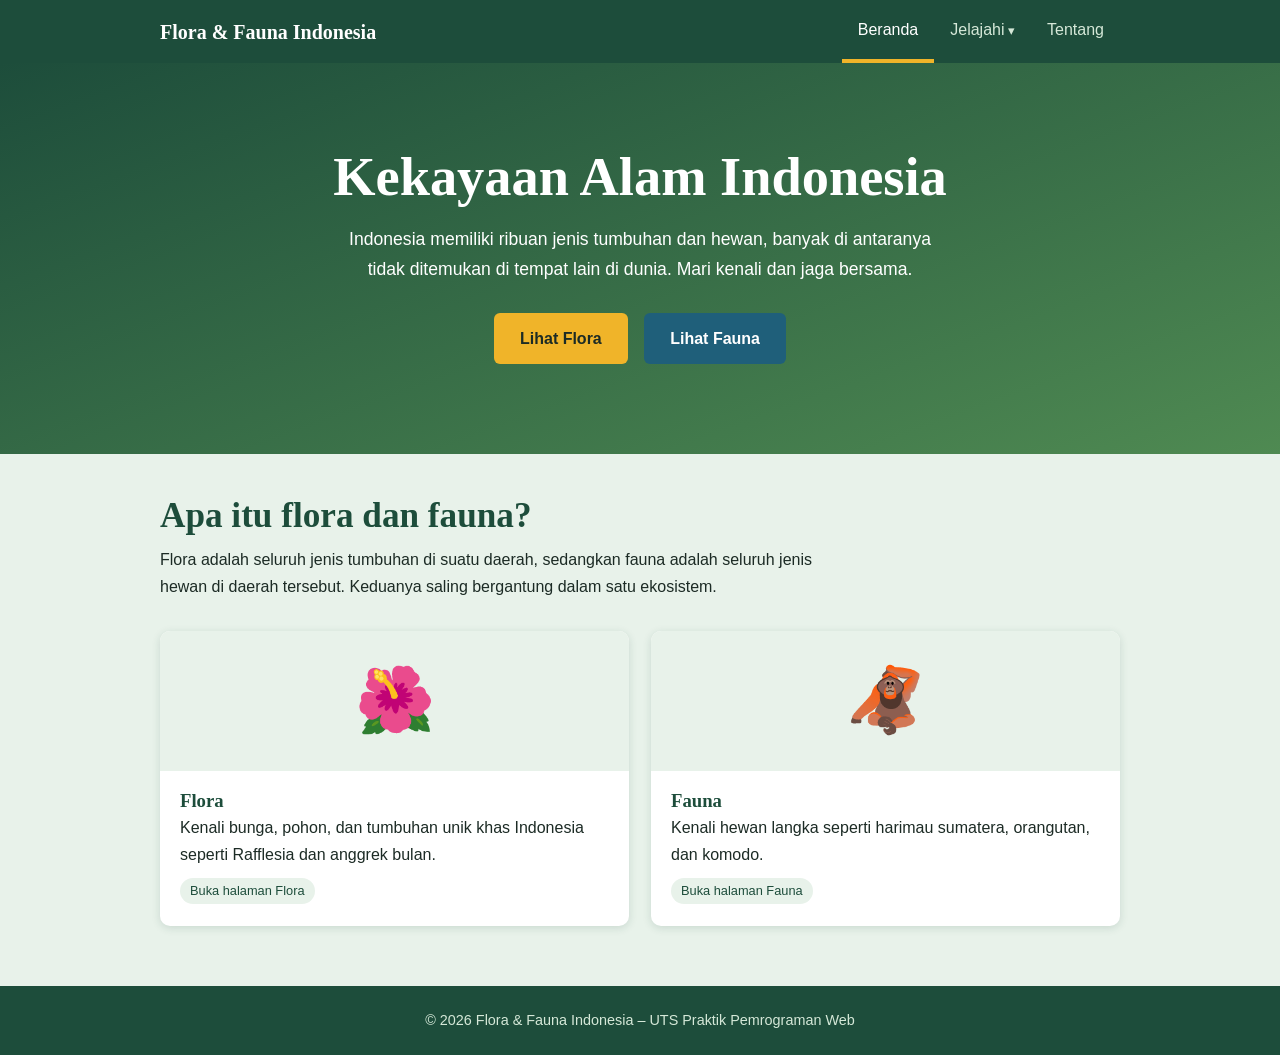
<file: index.html>
<!DOCTYPE html>
<html lang="id">
<head>
  <meta charset="UTF-8">
  <meta name="viewport" content="width=device-width, initial-scale=1.0">
  <title>Beranda | Flora & Fauna Indonesia</title>
  <link rel="stylesheet" href="style.css">
</head>
<body>
    
<header>
  <nav>
    <a class="logo" href="index.html">Flora &amp; Fauna Indonesia</a>

    <input type="checkbox" id="cek-menu">
    <label for="cek-menu" class="menu-toggle" aria-label="Buka menu">
      <span></span>
      <span></span>
      <span></span>
    </label>

    <ul>
      <li><a href="index.html" class="aktif">Beranda</a></li>

      <li class="dropdown">
        <a href="#">Jelajahi</a>
        <ul class="submenu">
          <li><a href="flora.html">Flora</a></li>
          <li><a href="fauna.html">Fauna</a></li>
          <li><a href="pelestarian.html">Pelestarian</a></li>
        </ul>
      </li>

      <li><a href="tentang.html">Tentang</a></li>
    </ul>
  </nav>
</header>

<section class="hero">
  <h1>Kekayaan Alam Indonesia</h1>
  <p>Indonesia memiliki ribuan jenis tumbuhan dan hewan, banyak di antaranya tidak ditemukan di tempat lain di dunia. Mari kenali dan jaga bersama.</p>
  <a class="tombol" href="flora.html">Lihat Flora</a>
  <a class="tombol biru" href="fauna.html">Lihat Fauna</a>
</section>

<main>
  <h2 class="judul-halaman">Apa itu flora dan fauna?</h2>
  <p class="pengantar">Flora adalah seluruh jenis tumbuhan di suatu daerah, sedangkan fauna adalah seluruh jenis hewan di daerah tersebut. Keduanya saling bergantung dalam satu ekosistem.</p>

  <div class="grid">
    <div class="kartu">
      <div class="gambar">🌺</div>
      <div class="isi">
        <h3>Flora</h3>
        <p>Kenali bunga, pohon, dan tumbuhan unik khas Indonesia seperti Rafflesia dan anggrek bulan.</p>
        <a class="label" href="flora.html">Buka halaman Flora</a>
      </div>
    </div>
    <div class="kartu fauna">
      <div class="gambar">🦧</div>
      <div class="isi">
        <h3>Fauna</h3>
        <p>Kenali hewan langka seperti harimau sumatera, orangutan, dan komodo.</p>
        <a class="label" href="fauna.html">Buka halaman Fauna</a>
      </div>
    </div>
  </div>
</main>

<footer>
  <p>&copy; 2026 Flora &amp; Fauna Indonesia &ndash; UTS Praktik Pemrograman Web</p>
</footer>
</body>
</html>
</file>
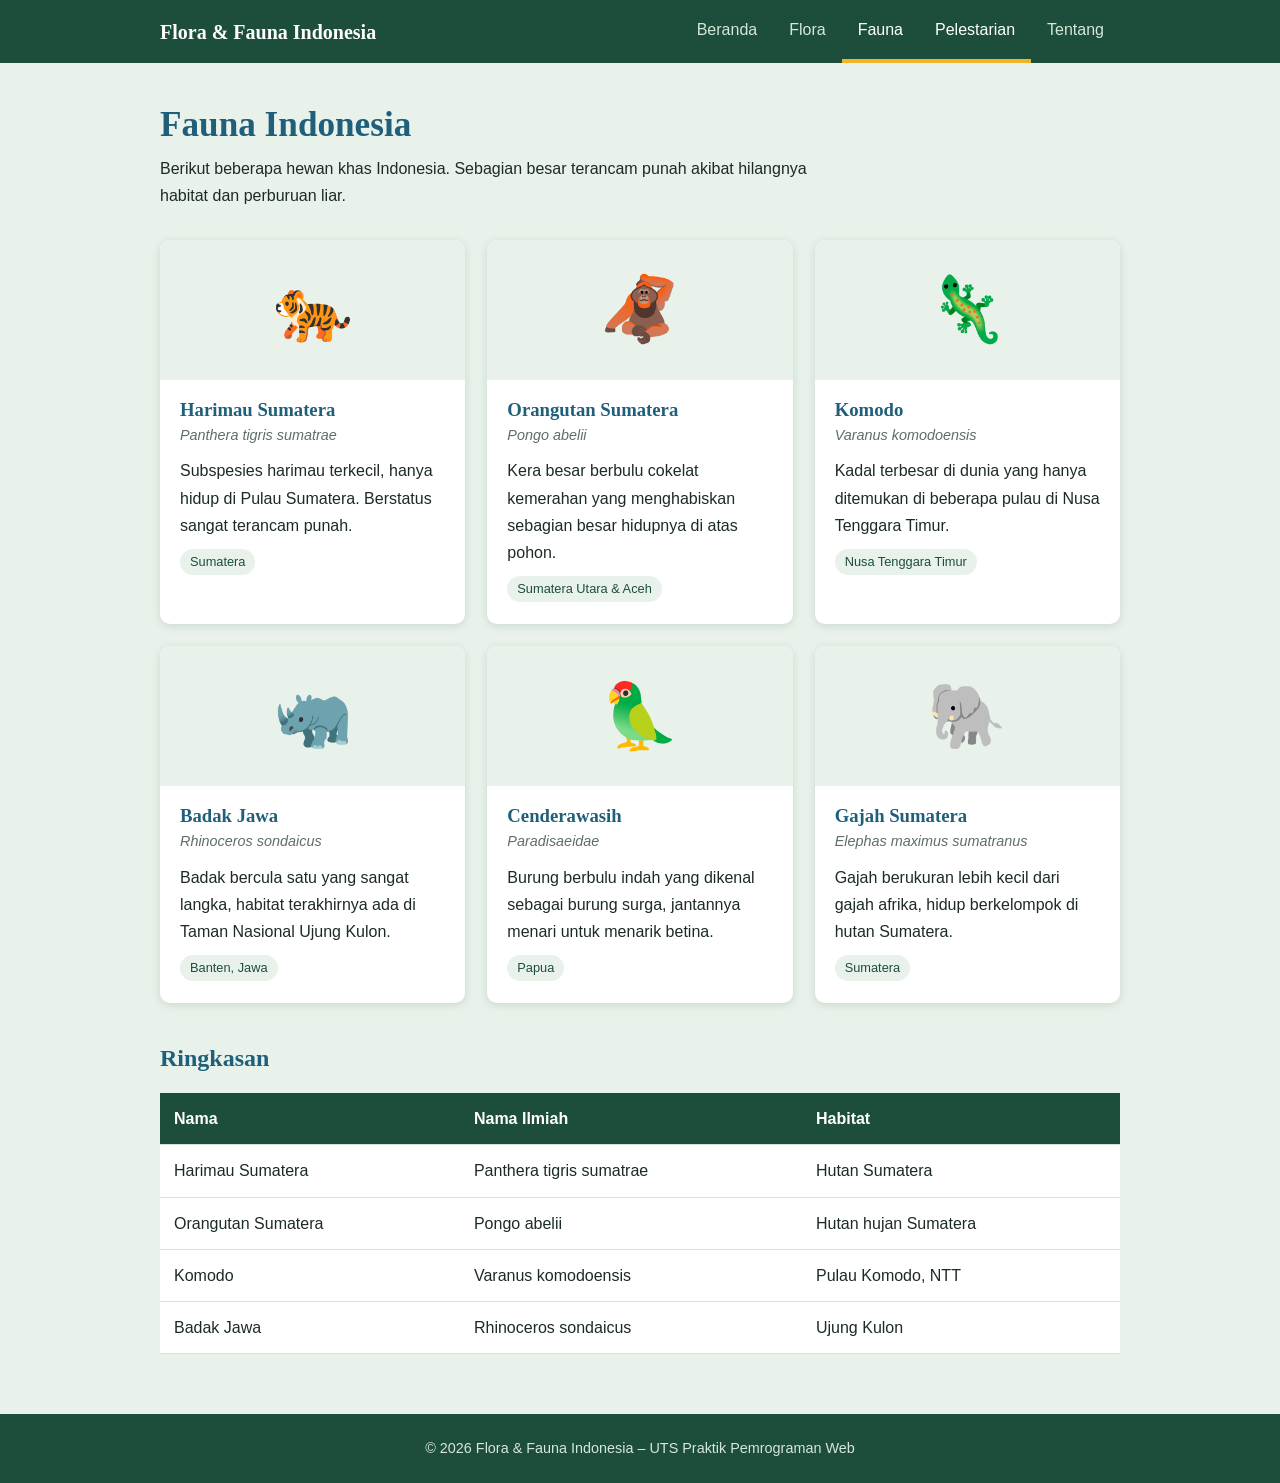
<file: fauna.html>
<!DOCTYPE html>
<html lang="id">
<head>
  <meta charset="UTF-8">
  <meta name="viewport" content="width=device-width, initial-scale=1.0">
  <title>Fauna | Flora & Fauna Indonesia</title>
  <link rel="stylesheet" href="style.css">
</head>
<body class="fauna">
<header>
  <nav>
    <a class="logo" href="index.html">Flora &amp; Fauna Indonesia</a>
    <ul>
      <li><a href="index.html">Beranda</a></li>
      <li><a href="flora.html">Flora</a></li>
      <li><a href="fauna.html" class="aktif">Fauna</a></li>
      <li><a href="pelestarian.html" class="aktif">Pelestarian</a></li>
      <li><a href="tentang.html">Tentang</a></li>
    </ul>
  </nav>
</header>

<main>
  <h1 class="judul-halaman">Fauna Indonesia</h1>
  <p class="pengantar">Berikut beberapa hewan khas Indonesia. Sebagian besar terancam punah akibat hilangnya habitat dan perburuan liar.</p>

  <div class="grid">
    <div class="kartu">
      <div class="gambar">🐅</div>
      <div class="isi">
        <h3>Harimau Sumatera</h3>
        <p class="latin">Panthera tigris sumatrae</p>
        <p>Subspesies harimau terkecil, hanya hidup di Pulau Sumatera. Berstatus sangat terancam punah.</p>
        <span class="label">Sumatera</span>
      </div>
    </div>

    <div class="kartu">
      <div class="gambar">🦧</div>
      <div class="isi">
        <h3>Orangutan Sumatera</h3>
        <p class="latin">Pongo abelii</p>
        <p>Kera besar berbulu cokelat kemerahan yang menghabiskan sebagian besar hidupnya di atas pohon.</p>
        <span class="label">Sumatera Utara &amp; Aceh</span>
      </div>
    </div>

    <div class="kartu">
      <div class="gambar">🦎</div>
      <div class="isi">
        <h3>Komodo</h3>
        <p class="latin">Varanus komodoensis</p>
        <p>Kadal terbesar di dunia yang hanya ditemukan di beberapa pulau di Nusa Tenggara Timur.</p>
        <span class="label">Nusa Tenggara Timur</span>
      </div>
    </div>

    <div class="kartu">
      <div class="gambar">🦏</div>
      <div class="isi">
        <h3>Badak Jawa</h3>
        <p class="latin">Rhinoceros sondaicus</p>
        <p>Badak bercula satu yang sangat langka, habitat terakhirnya ada di Taman Nasional Ujung Kulon.</p>
        <span class="label">Banten, Jawa</span>
      </div>
    </div>

    <div class="kartu">
      <div class="gambar">🦜</div>
      <div class="isi">
        <h3>Cenderawasih</h3>
        <p class="latin">Paradisaeidae</p>
        <p>Burung berbulu indah yang dikenal sebagai burung surga, jantannya menari untuk menarik betina.</p>
        <span class="label">Papua</span>
      </div>
    </div>

    <div class="kartu">
      <div class="gambar">🐘</div>
      <div class="isi">
        <h3>Gajah Sumatera</h3>
        <p class="latin">Elephas maximus sumatranus</p>
        <p>Gajah berukuran lebih kecil dari gajah afrika, hidup berkelompok di hutan Sumatera.</p>
        <span class="label">Sumatera</span>
      </div>
    </div>
  </div>

  <h2 style="margin-top:40px;color:var(--biru-laut)">Ringkasan</h2>
  <table>
    <tr><th>Nama</th><th>Nama Ilmiah</th><th>Habitat</th></tr>
    <tr><td>Harimau Sumatera</td><td>Panthera tigris sumatrae</td><td>Hutan Sumatera</td></tr>
    <tr><td>Orangutan Sumatera</td><td>Pongo abelii</td><td>Hutan hujan Sumatera</td></tr>
    <tr><td>Komodo</td><td>Varanus komodoensis</td><td>Pulau Komodo, NTT</td></tr>
    <tr><td>Badak Jawa</td><td>Rhinoceros sondaicus</td><td>Ujung Kulon</td></tr>
  </table>
</main>

<footer>
  <p>&copy; 2026 Flora &amp; Fauna Indonesia &ndash; UTS Praktik Pemrograman Web</p>
</footer>
</body>
</html>
</file>
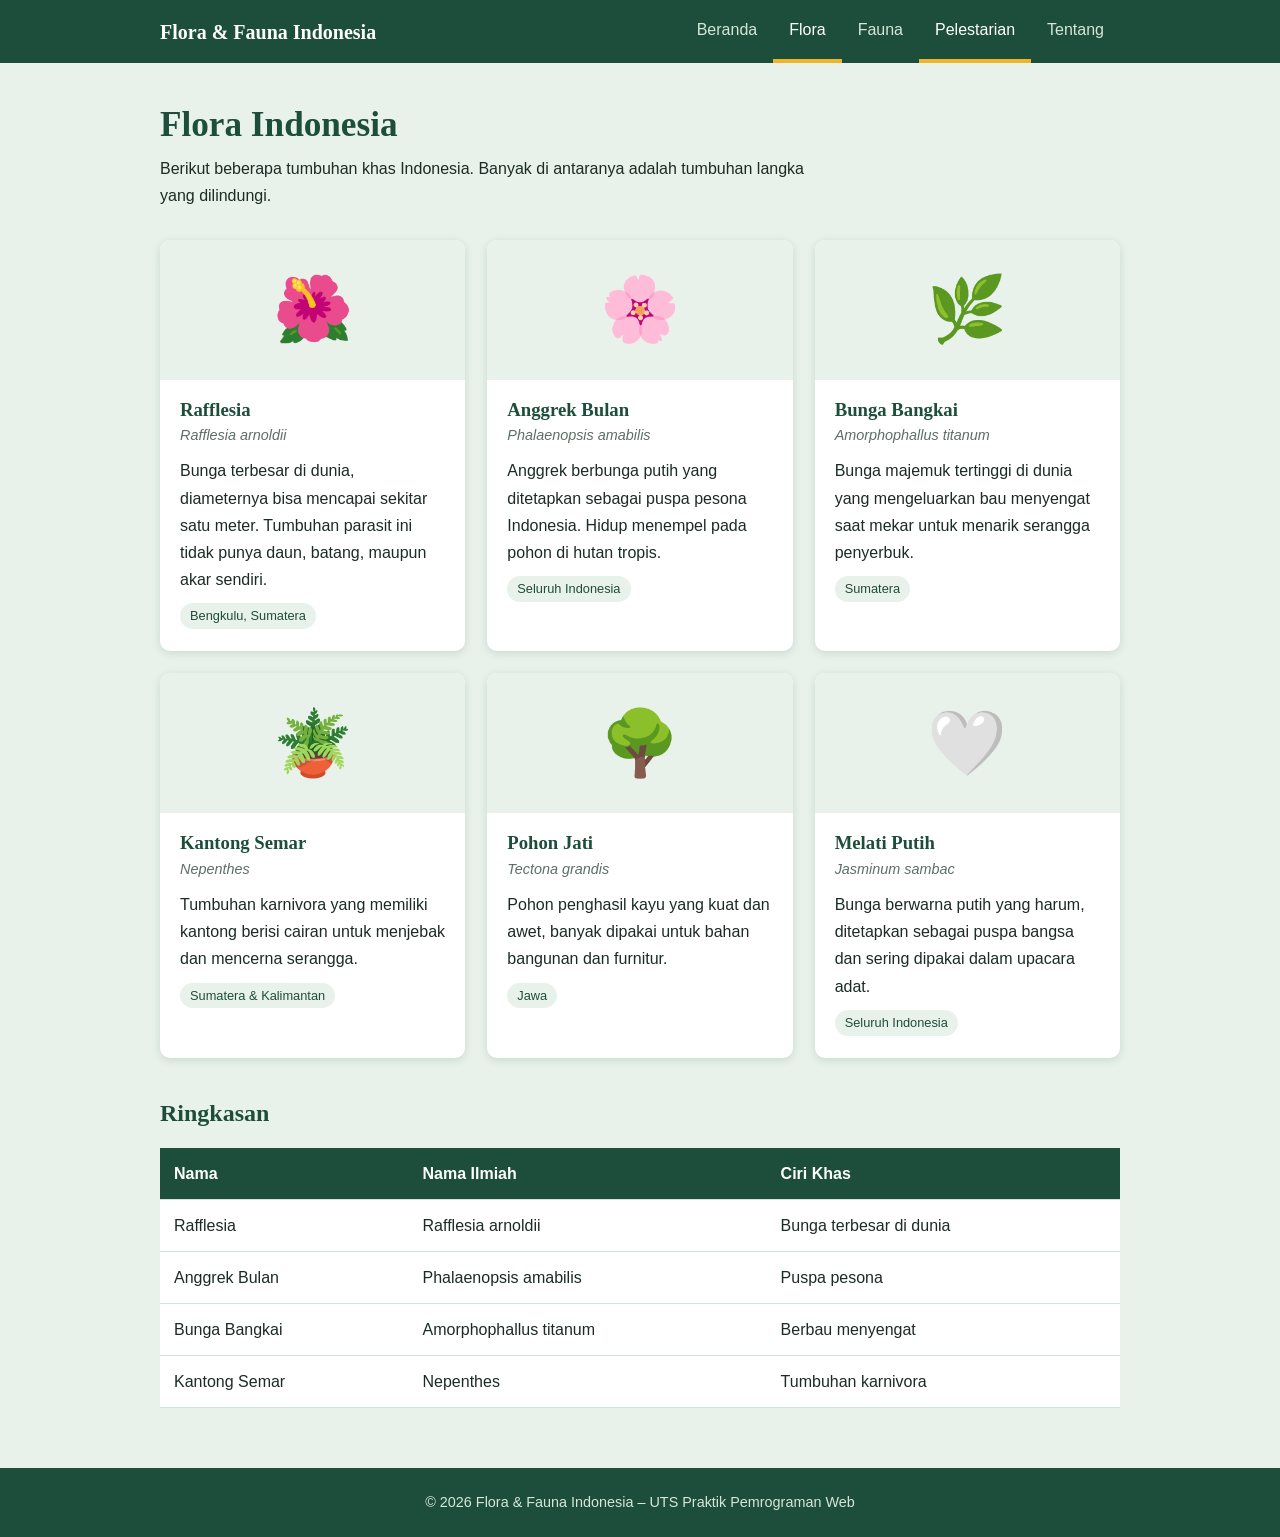
<file: flora.html>
<!DOCTYPE html>
<html lang="id">
<head>
  <meta charset="UTF-8">
  <meta name="viewport" content="width=device-width, initial-scale=1.0">
  <title>Flora | Flora & Fauna Indonesia</title>
  <link rel="stylesheet" href="style.css">
</head>
<body>
<header>
  <nav>
    <a class="logo" href="index.html">Flora &amp; Fauna Indonesia</a>
    <ul>
      <li><a href="index.html">Beranda</a></li>
      <li><a href="flora.html" class="aktif">Flora</a></li>
      <li><a href="fauna.html">Fauna</a></li>
      <li><a href="pelestarian.html" class="aktif">Pelestarian</a></li>
      <li><a href="tentang.html">Tentang</a></li>
    </ul>
  </nav>
</header>

<main>
  <h1 class="judul-halaman">Flora Indonesia</h1>
  <p class="pengantar">Berikut beberapa tumbuhan khas Indonesia. Banyak di antaranya adalah tumbuhan langka yang dilindungi.</p>

  <div class="grid">
    <div class="kartu">
      <div class="gambar">🌺</div>
      <div class="isi">
        <h3>Rafflesia</h3>
        <p class="latin">Rafflesia arnoldii</p>
        <p>Bunga terbesar di dunia, diameternya bisa mencapai sekitar satu meter. Tumbuhan parasit ini tidak punya daun, batang, maupun akar sendiri.</p>
        <span class="label">Bengkulu, Sumatera</span>
      </div>
    </div>

    <div class="kartu">
      <div class="gambar">🌸</div>
      <div class="isi">
        <h3>Anggrek Bulan</h3>
        <p class="latin">Phalaenopsis amabilis</p>
        <p>Anggrek berbunga putih yang ditetapkan sebagai puspa pesona Indonesia. Hidup menempel pada pohon di hutan tropis.</p>
        <span class="label">Seluruh Indonesia</span>
      </div>
    </div>

    <div class="kartu">
      <div class="gambar">🌿</div>
      <div class="isi">
        <h3>Bunga Bangkai</h3>
        <p class="latin">Amorphophallus titanum</p>
        <p>Bunga majemuk tertinggi di dunia yang mengeluarkan bau menyengat saat mekar untuk menarik serangga penyerbuk.</p>
        <span class="label">Sumatera</span>
      </div>
    </div>

    <div class="kartu">
      <div class="gambar">🪴</div>
      <div class="isi">
        <h3>Kantong Semar</h3>
        <p class="latin">Nepenthes</p>
        <p>Tumbuhan karnivora yang memiliki kantong berisi cairan untuk menjebak dan mencerna serangga.</p>
        <span class="label">Sumatera &amp; Kalimantan</span>
      </div>
    </div>

    <div class="kartu">
      <div class="gambar">🌳</div>
      <div class="isi">
        <h3>Pohon Jati</h3>
        <p class="latin">Tectona grandis</p>
        <p>Pohon penghasil kayu yang kuat dan awet, banyak dipakai untuk bahan bangunan dan furnitur.</p>
        <span class="label">Jawa</span>
      </div>
    </div>

    <div class="kartu">
      <div class="gambar">🤍</div>
      <div class="isi">
        <h3>Melati Putih</h3>
        <p class="latin">Jasminum sambac</p>
        <p>Bunga berwarna putih yang harum, ditetapkan sebagai puspa bangsa dan sering dipakai dalam upacara adat.</p>
        <span class="label">Seluruh Indonesia</span>
      </div>
    </div>
  </div>

  <h2 style="margin-top:40px;color:var(--hijau-tua)">Ringkasan</h2>
  <table>
    <tr><th>Nama</th><th>Nama Ilmiah</th><th>Ciri Khas</th></tr>
    <tr><td>Rafflesia</td><td>Rafflesia arnoldii</td><td>Bunga terbesar di dunia</td></tr>
    <tr><td>Anggrek Bulan</td><td>Phalaenopsis amabilis</td><td>Puspa pesona</td></tr>
    <tr><td>Bunga Bangkai</td><td>Amorphophallus titanum</td><td>Berbau menyengat</td></tr>
    <tr><td>Kantong Semar</td><td>Nepenthes</td><td>Tumbuhan karnivora</td></tr>
  </table>
</main>

<footer>
  <p>&copy; 2026 Flora &amp; Fauna Indonesia &ndash; UTS Praktik Pemrograman Web</p>
</footer>
</body>
</html>
</file>
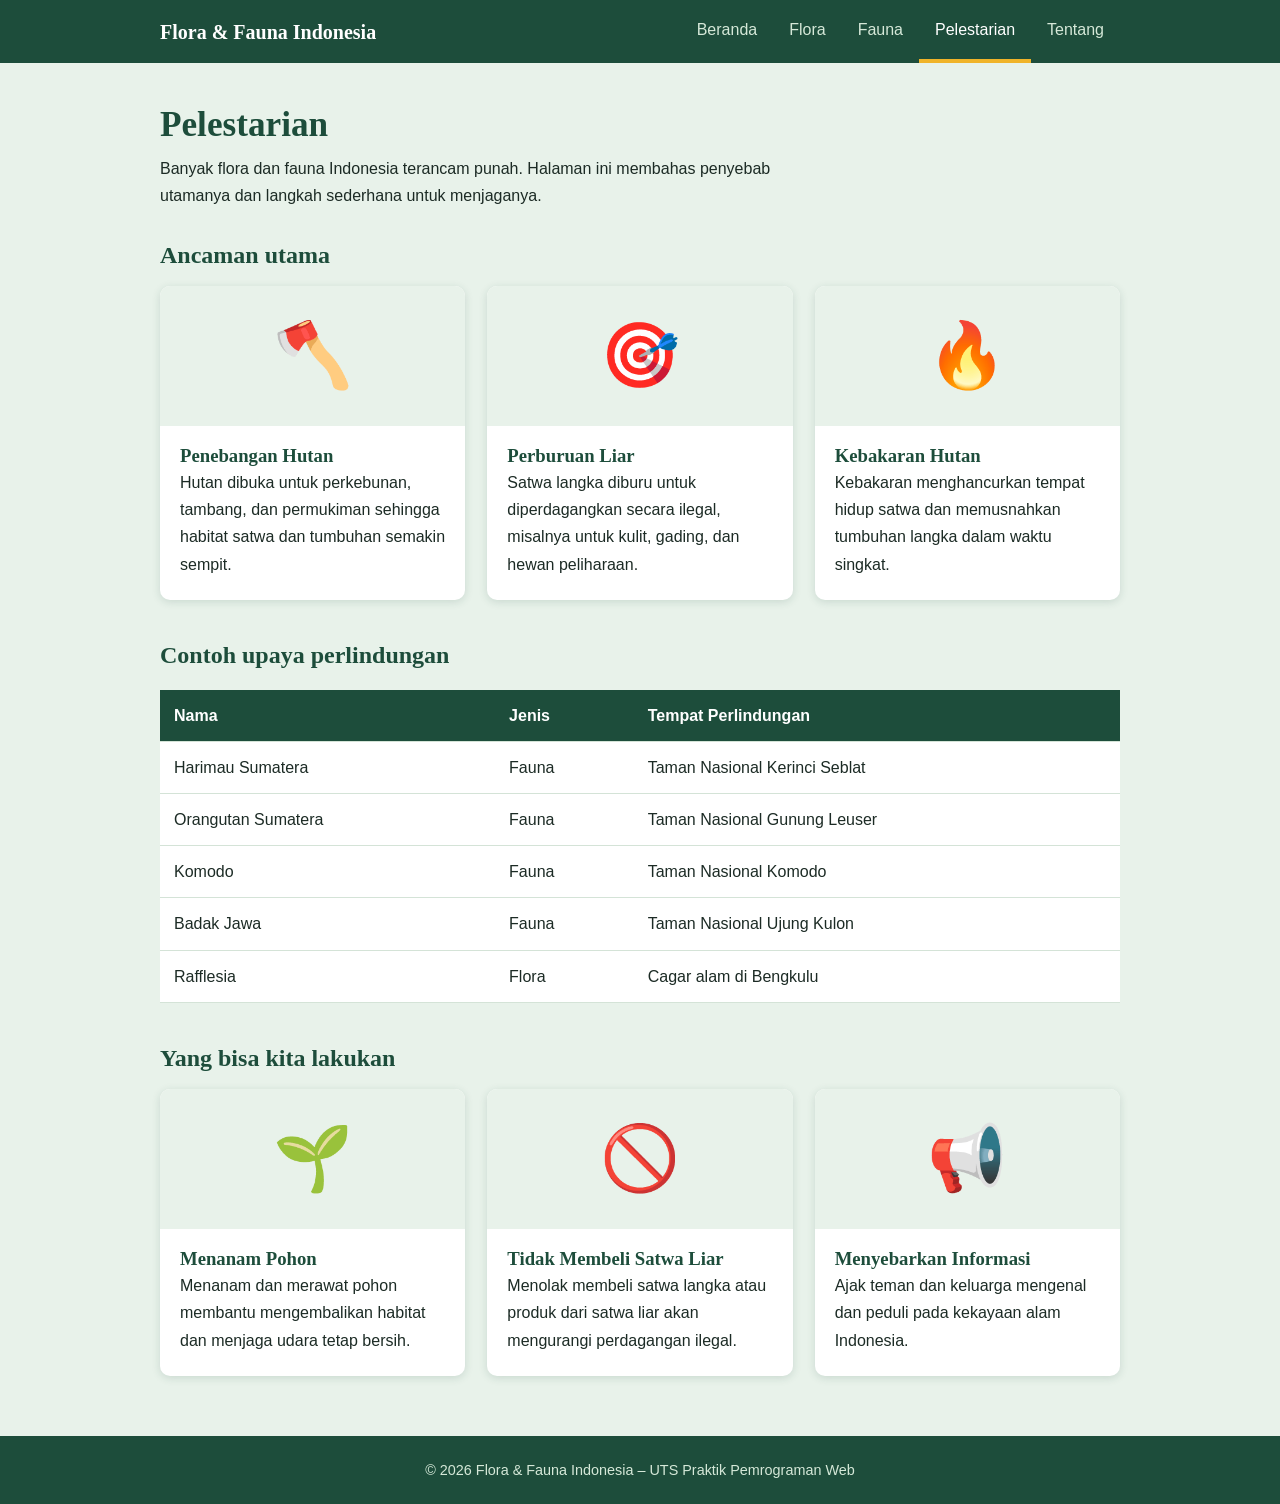
<file: pelestarian.html>
<!DOCTYPE html>
<html lang="id">
<head>
  <meta charset="UTF-8">
  <meta name="viewport" content="width=device-width, initial-scale=1.0">
  <title>Pelestarian | Flora & Fauna Indonesia</title>
  <link rel="stylesheet" href="style.css">
</head>
<body>
<header>
  <nav>
    <a class="logo" href="index.html">Flora &amp; Fauna Indonesia</a>
    <ul>
      <li><a href="index.html">Beranda</a></li>
      <li><a href="flora.html">Flora</a></li>
      <li><a href="fauna.html">Fauna</a></li>
      <li><a href="pelestarian.html" class="aktif">Pelestarian</a></li>
      <li><a href="tentang.html">Tentang</a></li>
    </ul>
  </nav>
</header>

<main>
  <h1 class="judul-halaman">Pelestarian</h1>
  <p class="pengantar">Banyak flora dan fauna Indonesia terancam punah. Halaman ini membahas penyebab utamanya dan langkah sederhana untuk menjaganya.</p>

  <h2 style="margin-bottom:16px;color:var(--hijau-tua)">Ancaman utama</h2>
  <div class="grid">
    <div class="kartu">
      <div class="gambar">🪓</div>
      <div class="isi">
        <h3>Penebangan Hutan</h3>
        <p>Hutan dibuka untuk perkebunan, tambang, dan permukiman sehingga habitat satwa dan tumbuhan semakin sempit.</p>
      </div>
    </div>

    <div class="kartu">
      <div class="gambar">🎯</div>
      <div class="isi">
        <h3>Perburuan Liar</h3>
        <p>Satwa langka diburu untuk diperdagangkan secara ilegal, misalnya untuk kulit, gading, dan hewan peliharaan.</p>
      </div>
    </div>

    <div class="kartu">
      <div class="gambar">🔥</div>
      <div class="isi">
        <h3>Kebakaran Hutan</h3>
        <p>Kebakaran menghancurkan tempat hidup satwa dan memusnahkan tumbuhan langka dalam waktu singkat.</p>
      </div>
    </div>
  </div>

  <h2 style="margin:40px 0 0;color:var(--hijau-tua)">Contoh upaya perlindungan</h2>
  <table>
    <tr><th>Nama</th><th>Jenis</th><th>Tempat Perlindungan</th></tr>
    <tr><td>Harimau Sumatera</td><td>Fauna</td><td>Taman Nasional Kerinci Seblat</td></tr>
    <tr><td>Orangutan Sumatera</td><td>Fauna</td><td>Taman Nasional Gunung Leuser</td></tr>
    <tr><td>Komodo</td><td>Fauna</td><td>Taman Nasional Komodo</td></tr>
    <tr><td>Badak Jawa</td><td>Fauna</td><td>Taman Nasional Ujung Kulon</td></tr>
    <tr><td>Rafflesia</td><td>Flora</td><td>Cagar alam di Bengkulu</td></tr>
  </table>

  <h2 style="margin:40px 0 16px;color:var(--hijau-tua)">Yang bisa kita lakukan</h2>
  <div class="grid">
    <div class="kartu">
      <div class="gambar">🌱</div>
      <div class="isi">
        <h3>Menanam Pohon</h3>
        <p>Menanam dan merawat pohon membantu mengembalikan habitat dan menjaga udara tetap bersih.</p>
      </div>
    </div>

    <div class="kartu">
      <div class="gambar">🚫</div>
      <div class="isi">
        <h3>Tidak Membeli Satwa Liar</h3>
        <p>Menolak membeli satwa langka atau produk dari satwa liar akan mengurangi perdagangan ilegal.</p>
      </div>
    </div>

    <div class="kartu">
      <div class="gambar">📢</div>
      <div class="isi">
        <h3>Menyebarkan Informasi</h3>
        <p>Ajak teman dan keluarga mengenal dan peduli pada kekayaan alam Indonesia.</p>
      </div>
    </div>
  </div>
</main>

<footer>
  <p>&copy; 2026 Flora &amp; Fauna Indonesia &ndash; UTS Praktik Pemrograman Web</p>
</footer>
</body>
</html>
</file>
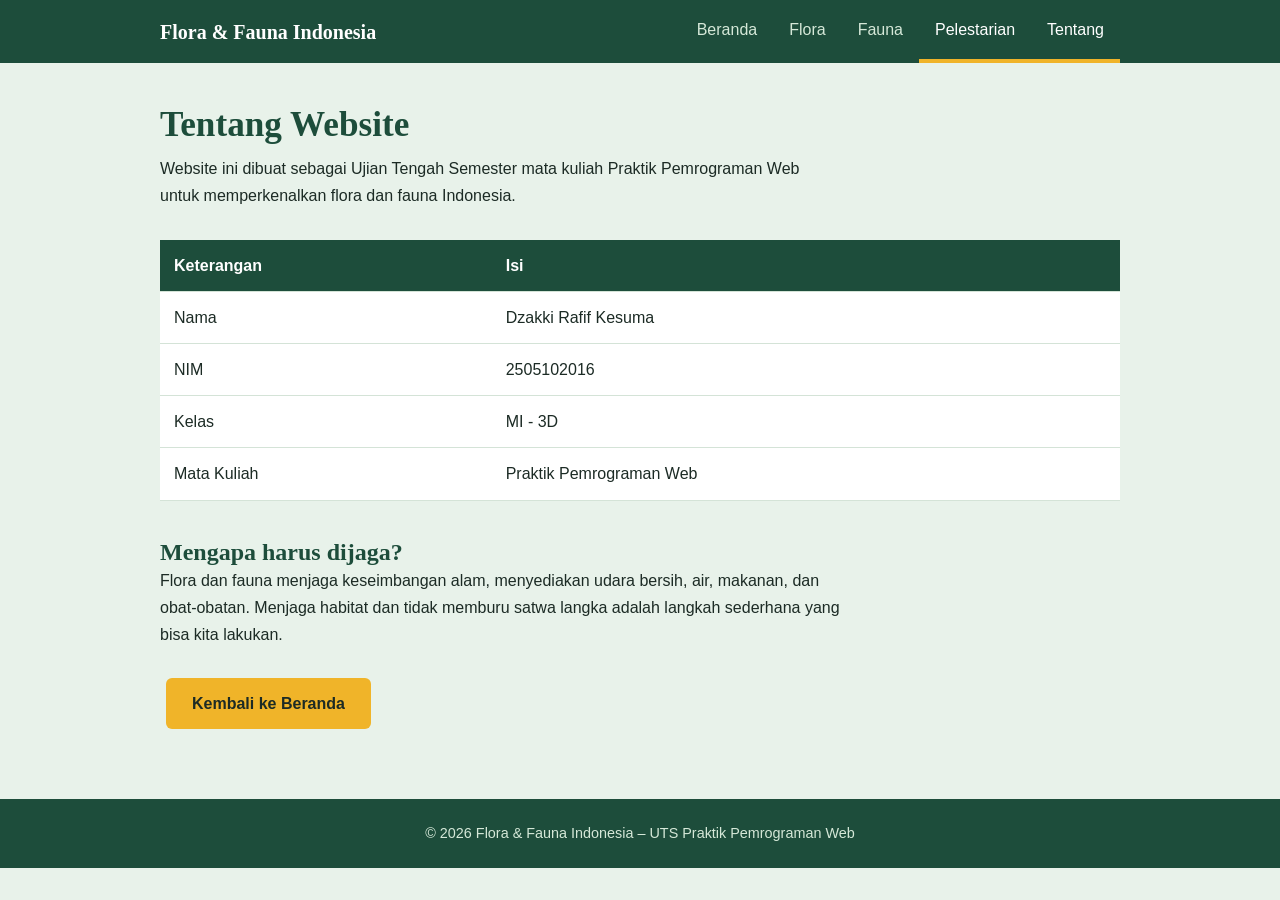
<file: tentang.html>
<!DOCTYPE html>
<html lang="id">
<head>
  <meta charset="UTF-8">
  <meta name="viewport" content="width=device-width, initial-scale=1.0">
  <title>Tentang | Flora & Fauna Indonesia</title>
  <link rel="stylesheet" href="style.css">
</head>
<body>
<header>
  <nav>
    <a class="logo" href="index.html">Flora &amp; Fauna Indonesia</a>
    <ul>
      <li><a href="index.html">Beranda</a></li>
      <li><a href="flora.html">Flora</a></li>
      <li><a href="fauna.html">Fauna</a></li>
      <li><a href="pelestarian.html" class="aktif">Pelestarian</a></li>
      <li><a href="tentang.html" class="aktif">Tentang</a></li>
    </ul>
  </nav>
</header>

<main>
  <h1 class="judul-halaman">Tentang Website</h1>
  <p class="pengantar">Website ini dibuat sebagai Ujian Tengah Semester mata kuliah Praktik Pemrograman Web untuk memperkenalkan flora dan fauna Indonesia.</p>

  <table>
    <tr><th>Keterangan</th><th>Isi</th></tr>
    <tr><td>Nama</td><td>Dzakki Rafif Kesuma</td></tr>
    <tr><td>NIM</td><td>2505102016</td></tr>
    <tr><td>Kelas</td><td>MI - 3D</td></tr>
    <tr><td>Mata Kuliah</td><td>Praktik Pemrograman Web</td></tr>
  </table>

  <h2 style="margin-top:36px;color:var(--hijau-tua)">Mengapa harus dijaga?</h2>
  <p class="pengantar">Flora dan fauna menjaga keseimbangan alam, menyediakan udara bersih, air, makanan, dan obat-obatan. Menjaga habitat dan tidak memburu satwa langka adalah langkah sederhana yang bisa kita lakukan.</p>
  <a class="tombol" href="index.html">Kembali ke Beranda</a>
</main>

<footer>
  <p>&copy; 2026 Flora &amp; Fauna Indonesia &ndash; UTS Praktik Pemrograman Web</p>
</footer>
</body>
</html>
</file>
<file: style.css>
/* ===== Pengaturan dasar ===== */
:root {
  --hijau-tua: #1d4d3b;
  --hijau-daun: #4f8a52;
  --mint: #e8f2ea;
  --biru-laut: #1f5f7a;
  --kuning: #f0b429;
  --teks: #1c2b25;
  --putih: #ffffff;
}

* { box-sizing: border-box; margin: 0; padding: 0; }

body {
  font-family: "Trebuchet MS", Verdana, sans-serif;
  color: var(--teks);
  background: var(--mint);
  line-height: 1.7;
}

h1, h2, h3 { font-family: Georgia, "Times New Roman", serif; line-height: 1.25; }

/* ===== Menu navigasi ===== */
header {
  background: var(--hijau-tua);
  position: sticky;
  top: 0;
  z-index: 10;
}

nav {
  max-width: 1000px;
  margin: 0 auto;
  padding: 0 20px;
  display: flex;
  flex-wrap: wrap;
  align-items: center;
  justify-content: space-between;
  gap: 8px;
}

.logo {
  color: var(--putih);
  font-family: Georgia, serif;
  font-size: 1.25rem;
  font-weight: bold;
  text-decoration: none;
  padding: 14px 0;
}

nav ul { list-style: none; display: flex; flex-wrap: wrap; }

nav ul a {
  display: block;
  color: #d5e8d8;
  text-decoration: none;
  padding: 16px 16px;
  border-bottom: 4px solid transparent;
}

nav ul a:hover { color: var(--putih); background: rgba(255,255,255,.08); }
nav ul a.aktif { color: var(--putih); border-bottom-color: var(--kuning); }

a:focus-visible { outline: 3px solid var(--kuning); outline-offset: 2px; }

/* ===== Hero (bagian pembuka) ===== */
.hero {
  background: linear-gradient(160deg, var(--hijau-tua), var(--hijau-daun));
  color: var(--putih);
  text-align: center;
  padding: 80px 20px;
}

.hero h1 { font-size: clamp(2rem, 6vw, 3.4rem); margin-bottom: 14px; }
.hero p { max-width: 620px; margin: 0 auto 28px; font-size: 1.1rem; }

.tombol {
  display: inline-block;
  background: var(--kuning);
  color: var(--teks);
  font-weight: bold;
  text-decoration: none;
  padding: 12px 26px;
  border-radius: 6px;
  margin: 0 6px 10px;
}

.tombol:hover { background: #ffd166; }
.tombol.biru { background: var(--biru-laut); color: var(--putih); }
.tombol.biru:hover { background: #2a7a9b; }

/* ===== Isi halaman ===== */
main { max-width: 1000px; margin: 0 auto; padding: 40px 20px 60px; }

.judul-halaman { margin-bottom: 8px; color: var(--hijau-tua); font-size: 2.2rem; }
.pengantar { max-width: 680px; margin-bottom: 30px; }

.grid {
  display: grid;
  grid-template-columns: repeat(auto-fit, minmax(260px, 1fr));
  gap: 22px;
}

.kartu {
  background: var(--putih);
  border-radius: 10px;
  overflow: hidden;
  box-shadow: 0 2px 8px rgba(29, 77, 59, .15);
}

.kartu .gambar {
  height: 140px;
  display: flex;
  align-items: center;
  justify-content: center;
  font-size: 4rem;
  background: var(--mint);
}

.kartu .gambar img { width: 100%; height: 100%; object-fit: cover; }

.kartu .isi { padding: 18px 20px 22px; }
.kartu h3 { color: var(--hijau-tua); margin-bottom: 2px; }
.kartu .latin { font-style: italic; color: #5d6f66; font-size: .9rem; margin-bottom: 10px; }

.label {
  display: inline-block;
  font-size: .8rem;
  background: var(--mint);
  color: var(--hijau-tua);
  padding: 2px 10px;
  border-radius: 20px;
  margin-top: 10px;
  text-decoration: none;
}

.fauna .kartu h3 { color: var(--biru-laut); }
.fauna .judul-halaman { color: var(--biru-laut); }

/* ===== Tabel ===== */
table { width: 100%; border-collapse: collapse; background: var(--putih); margin-top: 20px; }
th, td { padding: 12px 14px; text-align: left; border-bottom: 1px solid #d4e3d7; }
th { background: var(--hijau-tua); color: var(--putih); }

/* ===== Footer ===== */
footer {
  background: var(--hijau-tua);
  color: #d5e8d8;
  text-align: center;
  padding: 22px 20px;
  font-size: .9rem;
}

@media (max-width: 600px) {
  nav { justify-content: center; }
  .hero { padding: 56px 20px; }
}

/* ===== Dropdown menu ===== */
nav ul li { position: relative; }

.dropdown > a::after { content: " ▾"; font-size: .8rem; }

.submenu {
  display: none;
  position: absolute;
  top: 100%;
  left: 0;
  min-width: 190px;
  flex-direction: column;
  background: var(--hijau-tua);
  border-top: 3px solid var(--kuning);
  box-shadow: 0 6px 14px rgba(0, 0, 0, .25);
}

.submenu a { padding: 12px 18px; border-bottom: 0; }

.dropdown:hover .submenu,
.dropdown:focus-within .submenu { display: flex; }

@media (max-width: 600px) {
  .submenu { position: static; box-shadow: none; }
}

/* ===== Tombol garis tiga (hamburger) tanpa JavaScript ===== */
#cek-menu {
  position: absolute;
  opacity: 0;
  pointer-events: none;
}

.menu-toggle {
  display: none;
  cursor: pointer;
  padding: 10px;
}

.menu-toggle span {
  display: block;
  width: 26px;
  height: 3px;
  background: var(--putih);
  margin: 5px 0;
  border-radius: 2px;
  transition: transform .3s, opacity .3s;
}

/* Berubah jadi X saat dicentang (menu terbuka) */
#cek-menu:checked + .menu-toggle span:nth-child(1) { transform: translateY(8px) rotate(45deg); }
#cek-menu:checked + .menu-toggle span:nth-child(2) { opacity: 0; }
#cek-menu:checked + .menu-toggle span:nth-child(3) { transform: translateY(-8px) rotate(-45deg); }

#cek-menu:focus-visible + .menu-toggle { outline: 3px solid var(--kuning); }

/* ===== Tampilan layar kecil (HP & tablet) ===== */
@media (max-width: 768px) {
  .menu-toggle { display: block; }

  nav { justify-content: space-between; }

  nav > ul {
    display: none;
    flex-direction: column;
    width: 100%;
    order: 3;
    padding-bottom: 10px;
  }

  /* Menu muncul saat checkbox dicentang */
  #cek-menu:checked ~ ul { display: flex; }

  nav ul a { border-bottom: 0; border-left: 4px solid transparent; }
  nav ul a.aktif { border-left-color: var(--kuning); }

  .dropdown > a::after { content: ""; }

  .submenu {
    display: flex;
    position: static;
    border-top: 0;
    box-shadow: none;
    background: rgba(255, 255, 255, .06);
  }

  .submenu a { padding-left: 34px; }
}
</file>
